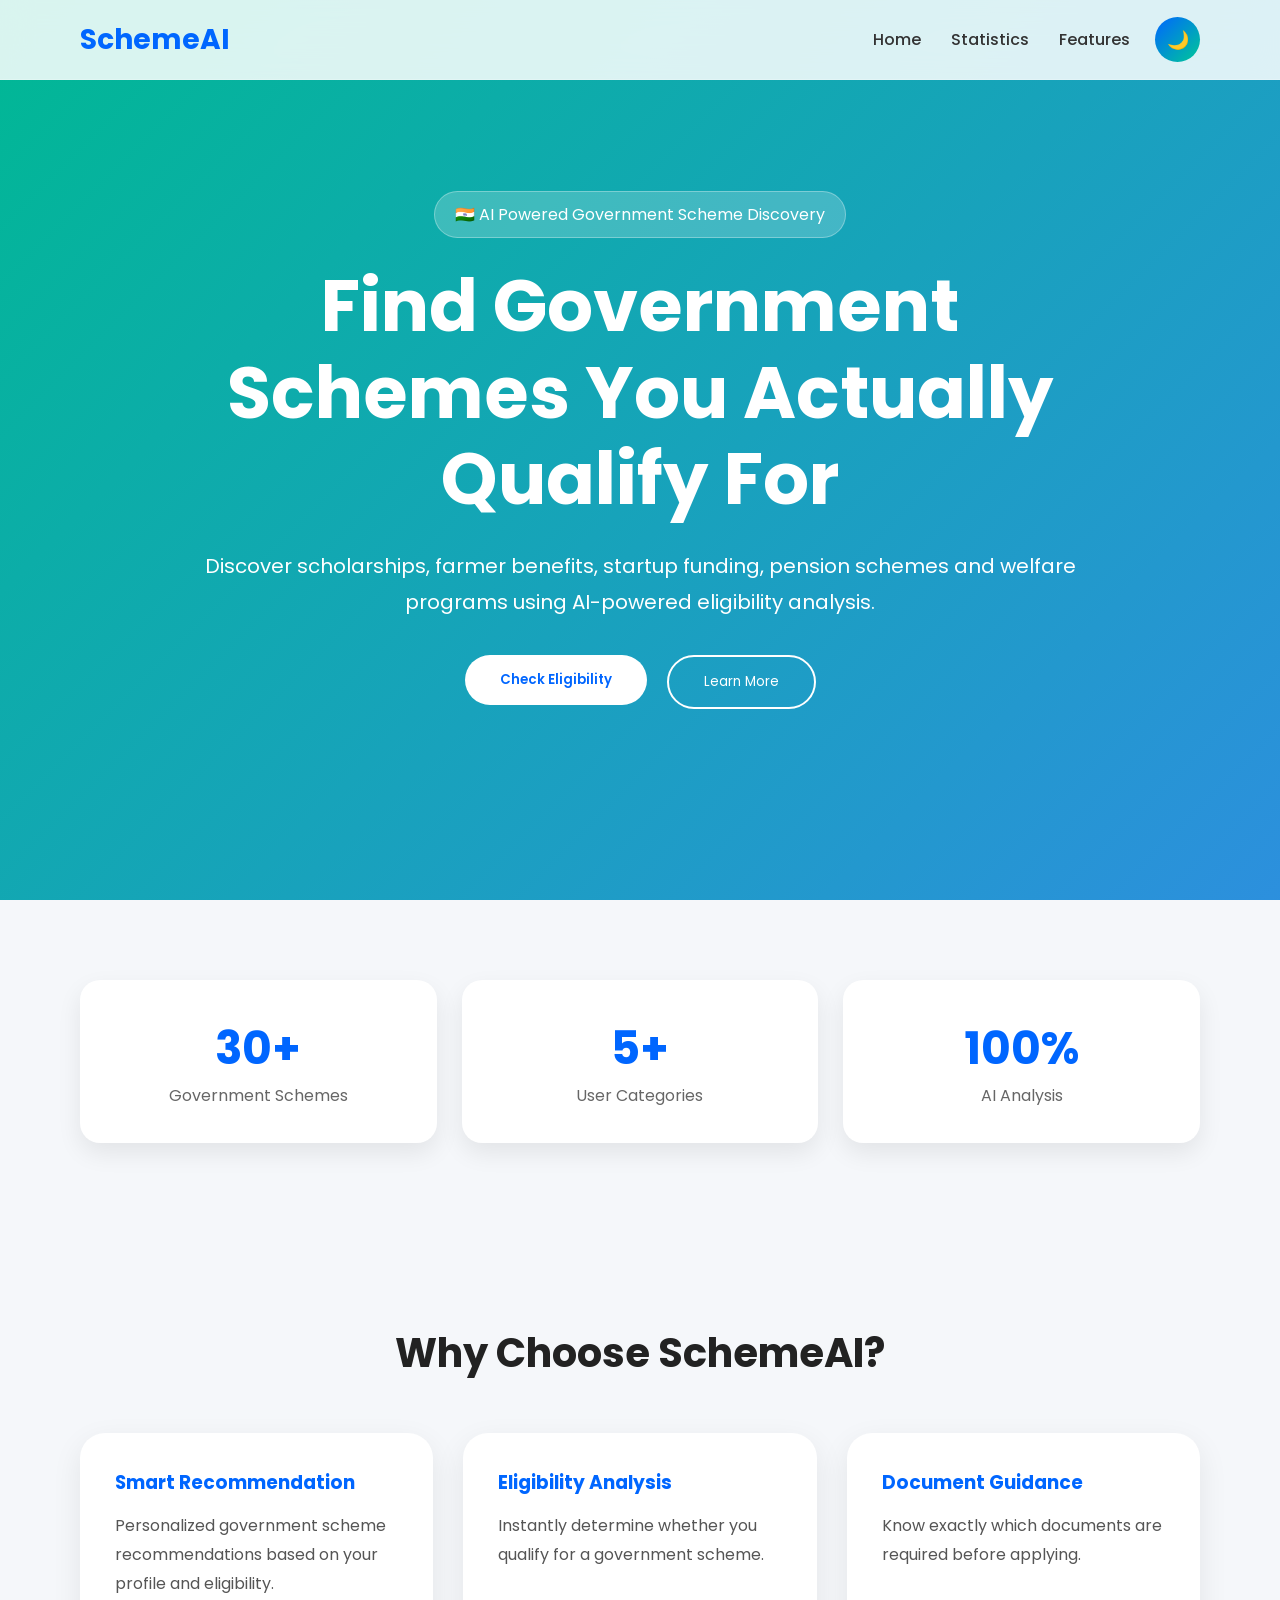
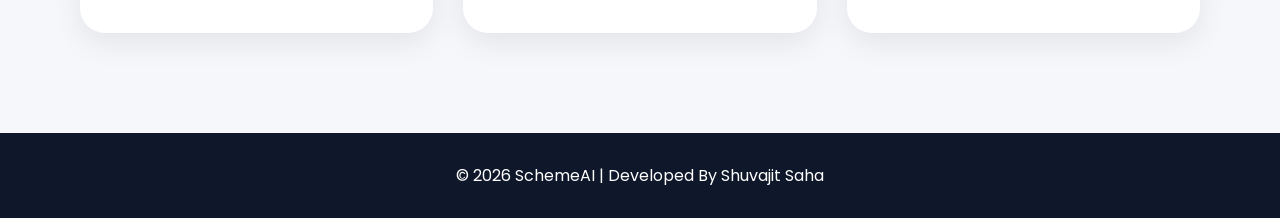
<file: templates/index.html>
<!DOCTYPE html>
<html lang="en">

<head>

    <meta charset="UTF-8">

    <meta name="viewport" content="width=device-width, initial-scale=1.0">

    <title>SchemeAI</title>

    <link rel="stylesheet" href="/static/css/index.css">

    <link rel="preconnect" href="https://fonts.googleapis.com">

    <link href="https://fonts.googleapis.com/css2?family=Poppins:wght@300;400;500;600;700&display=swap"
        rel="stylesheet">

</head>

<body>

    <!-- NAVBAR -->

    <nav class="navbar">

        <div class="logo">

            SchemeAI

        </div>

        <div class="nav-right">

            <ul class="nav-links">

                <li>
                    <a href="#home">
                        Home
                    </a>
                </li>

                <li>
                    <a href="#stats">
                        Statistics
                    </a>
                </li>

                <li>
                    <a href="#about">
                        Features
                    </a>
                </li>

            </ul>

            <button id="themeToggle" class="theme-toggle">

                🌙

            </button>

        </div>

    </nav>

    <!-- HERO SECTION -->

    <section class="hero" id="home">

        <div class="hero-content">

            <span class="tag">

                🇮🇳 AI Powered Government Scheme Discovery

            </span>

            <h1>

                Find Government Schemes
                You Actually Qualify For

            </h1>

            <p>

                Discover scholarships,
                farmer benefits,
                startup funding,
                pension schemes and
                welfare programs using
                AI-powered eligibility analysis.

            </p>

            <div class="hero-buttons">

                <a href="/eligibility">

                    <button class="hero-btn">

                        Check Eligibility

                    </button>

                </a>

                <a href="#about">

                    <button class="secondary-btn">

                        Learn More

                    </button>

                </a>

            </div>

        </div>

    </section>

    <!-- STATISTICS SECTION -->

    <section class="stats" id="stats">

        <div class="stat-card">

            <h2>
                30+
            </h2>

            <p>
                Government Schemes
            </p>

        </div>

        <div class="stat-card">

            <h2>
                5+
            </h2>

            <p>
                User Categories
            </p>

        </div>

        <div class="stat-card">

            <h2>
                100%
            </h2>

            <p>
                AI Analysis
            </p>

        </div>

    </section>

    <!-- FEATURES SECTION -->

    <section class="features" id="about">

        <h2>

            Why Choose SchemeAI?

        </h2>

        <div class="feature-container">

            <div class="feature-card">

                <h3>

                    Smart Recommendation

                </h3>

                <p>

                    Personalized government
                    scheme recommendations
                    based on your profile
                    and eligibility.

                </p>

            </div>

            <div class="feature-card">

                <h3>

                    Eligibility Analysis

                </h3>

                <p>

                    Instantly determine
                    whether you qualify
                    for a government scheme.

                </p>

            </div>

            <div class="feature-card">

                <h3>

                    Document Guidance

                </h3>

                <p>

                    Know exactly which
                    documents are required
                    before applying.

                </p>

            </div>

        </div>

    </section>

    <!-- FOOTER -->

    <footer>

        <p>

            © 2026 SchemeAI |
            Developed By Shuvajit Saha

        </p>

    </footer>

    <!-- DARK MODE SCRIPT -->

    <script src="/static/js/script.js"></script>

</body>

</html>
</file>
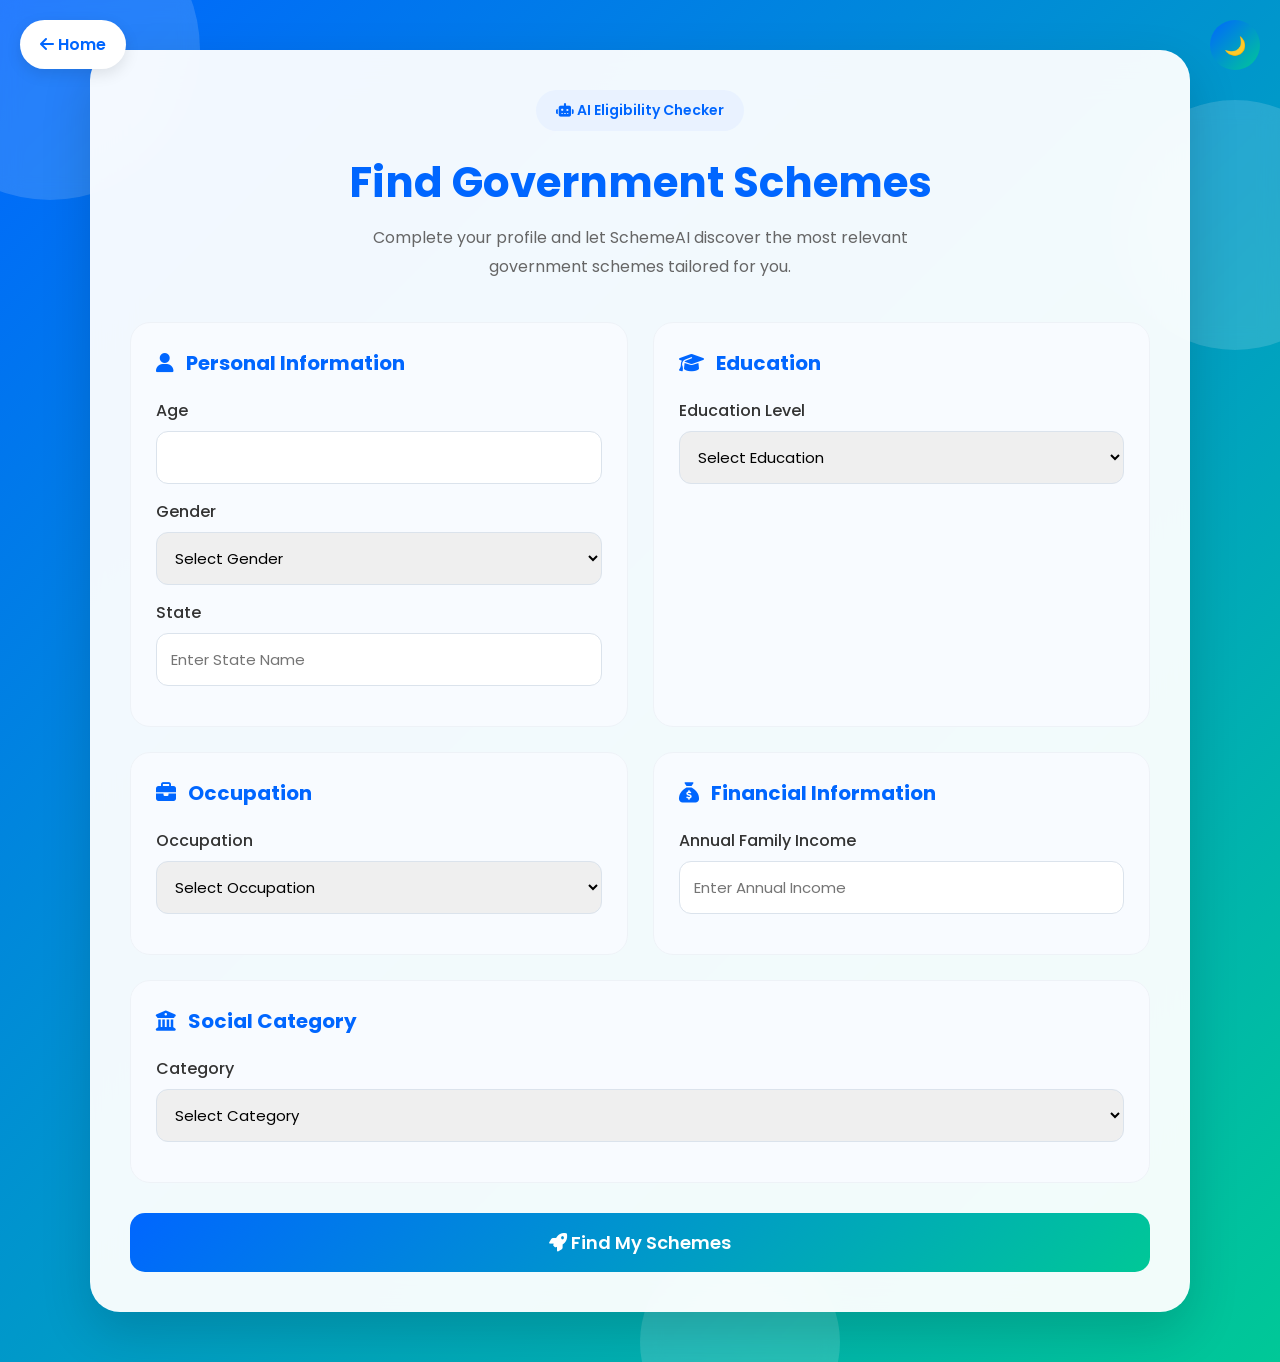
<file: templates/eligibility.html>
<!DOCTYPE html>
<html lang="en">

<head>

    <meta charset="UTF-8">

    <meta name="viewport" content="width=device-width, initial-scale=1.0">

    <title>
        Eligibility Check | SchemeAI
    </title>

    <link rel="stylesheet" href="/static/css/eligibility.css">

    <link rel="stylesheet" href="https://cdnjs.cloudflare.com/ajax/libs/font-awesome/6.5.0/css/all.min.css">

    <link rel="preconnect" href="https://fonts.googleapis.com">

    <link href="https://fonts.googleapis.com/css2?family=Poppins:wght@300;400;500;600;700&display=swap"
        rel="stylesheet">

</head>

<body>

    <!-- Theme Toggle -->

    <button id="themeToggle" class="theme-toggle">

        🌙

    </button>

    <!-- Back Button -->

    <a href="/" class="back-home">

        <i class="fa-solid fa-arrow-left"></i>

        Home

    </a>

    <!-- Background Shapes -->

    <div class="background-shapes">

        <div class="shape shape1"></div>

        <div class="shape shape2"></div>

        <div class="shape shape3"></div>

    </div>

    <div class="container">

        <div class="form-card">

            <!-- Header -->

            <div class="header">

                <span class="badge">

                    <i class="fa-solid fa-robot"></i>

                    AI Eligibility Checker

                </span>

                <h1>

                    Find Government Schemes

                </h1>

                <p>

                    Complete your profile and let
                    SchemeAI discover the most
                    relevant government schemes
                    tailored for you.

                </p>

            </div>

            <!-- Form -->

            <form action="/results" method="POST">

                <div class="grid">

                    <!-- Personal Information -->

                    <div class="section">

                        <h2>

                            <i class="fa-solid fa-user"></i>

                            Personal Information

                        </h2>

                        <div class="input-group">

                            <label>
                                Age
                            </label>

                            <input type="number" name="age" min="1" max="100" required>

                        </div>

                        <div class="input-group">

                            <label>
                                Gender
                            </label>

                            <select name="gender" required>

                                <option value="">
                                    Select Gender
                                </option>

                                <option>
                                    Male
                                </option>

                                <option>
                                    Female
                                </option>

                                <option>
                                    Other
                                </option>

                            </select>

                        </div>

                        <div class="input-group">

                            <label>
                                State
                            </label>

                            <input type="text" name="state" placeholder="Enter State Name" required>

                        </div>

                    </div>

                    <!-- Education -->

                    <div class="section">

                        <h2>

                            <i class="fa-solid fa-graduation-cap"></i>

                            Education

                        </h2>

                        <div class="input-group">

                            <label>
                                Education Level
                            </label>

                            <select name="education" required>

                                <option value="">
                                    Select Education
                                </option>

                                <option>
                                    School
                                </option>

                                <option>
                                    Diploma
                                </option>

                                <option>
                                    B.Tech
                                </option>

                                <option>
                                    BCA
                                </option>

                                <option>
                                    MCA
                                </option>

                                <option>
                                    M.Tech
                                </option>

                                <option>
                                    Graduate
                                </option>

                                <option>
                                    Post Graduate
                                </option>

                            </select>

                        </div>

                    </div>

                    <!-- Occupation -->

                    <div class="section">

                        <h2>

                            <i class="fa-solid fa-briefcase"></i>

                            Occupation

                        </h2>

                        <div class="input-group">

                            <label>
                                Occupation
                            </label>

                            <select name="occupation" required>

                                <option value="">
                                    Select Occupation
                                </option>

                                <option>
                                    Student
                                </option>

                                <option>
                                    Farmer
                                </option>

                                <option>
                                    Business
                                </option>

                                <option>
                                    Employee
                                </option>

                                <option>
                                    Unemployed
                                </option>

                            </select>

                        </div>

                    </div>

                    <!-- Financial Information -->

                    <div class="section">

                        <h2>

                            <i class="fa-solid fa-sack-dollar"></i>

                            Financial Information

                        </h2>

                        <div class="input-group">

                            <label>
                                Annual Family Income
                            </label>

                            <input type="number" name="income" placeholder="Enter Annual Income" required>

                        </div>

                    </div>

                    <!-- Social Category -->

                    <div class="section full-width">

                        <h2>

                            <i class="fa-solid fa-building-columns"></i>

                            Social Category

                        </h2>

                        <div class="input-group">

                            <label>
                                Category
                            </label>

                            <select name="category" required>

                                <option value="">
                                    Select Category
                                </option>

                                <option>
                                    General
                                </option>

                                <option>
                                    OBC
                                </option>

                                <option>
                                    SC
                                </option>

                                <option>
                                    ST
                                </option>

                                <option>
                                    EWS
                                </option>

                            </select>

                        </div>

                    </div>

                </div>

                <!-- Submit Button -->

                <button type="submit" class="submit-btn">

                    <i class="fa-solid fa-rocket"></i>

                    Find My Schemes

                </button>

            </form>

        </div>

    </div>

    <!-- Dark Mode Script -->

    <script src="/static/js/script.js"></script>

</body>

</html>
</file>
<file: static/css/index.css>
* {
    margin: 0;
    padding: 0;
    box-sizing: border-box;
    font-family: 'Poppins', sans-serif;
}

html {
    scroll-behavior: smooth;
}

body {
    background: #f5f7fa;
    transition: .4s;
}

/* ==========================
   NAVBAR
========================== */

.navbar {

    position: fixed;

    top: 0;

    width: 100%;

    height: 80px;

    display: flex;

    justify-content: space-between;

    align-items: center;

    padding: 0 80px;

    backdrop-filter: blur(15px);

    background: rgba(255, 255, 255, .85);

    border-bottom:
        1px solid rgba(255, 255, 255, .2);

    z-index: 1000;
}

.logo {

    font-size: 28px;

    font-weight: 700;

    color: #0066ff;
}

.nav-right {

    display: flex;

    align-items: center;

    gap: 25px;
}

.nav-links {

    display: flex;

    list-style: none;

    gap: 30px;
}

.nav-links a {

    text-decoration: none;

    color: #333;

    font-weight: 500;

    transition: .3s;
}

.nav-links a:hover {

    color: #0066ff;
}

/* ==========================
   DARK MODE BUTTON
========================== */

.theme-toggle {

    width: 45px;

    height: 45px;

    border: none;

    border-radius: 50%;

    background:
        linear-gradient(135deg,
            #0066ff,
            #00c897);

    color: white;

    font-size: 18px;

    cursor: pointer;

    transition: .3s;
}

.theme-toggle:hover {

    transform: scale(1.1);
}

/* ==========================
   HERO
========================== */

.hero {

    min-height: 100vh;

    display: flex;

    justify-content: center;

    align-items: center;

    text-align: center;

    color: white;

    padding: 100px 20px;

    background:
        linear-gradient(-45deg,
            #0066ff,
            #00c897,
            #3b82f6,
            #00b894);

    background-size: 400% 400%;

    animation:
        gradientMove 10s ease infinite;
}

@keyframes gradientMove {

    0% {
        background-position: 0% 50%;
    }

    50% {
        background-position: 100% 50%;
    }

    100% {
        background-position: 0% 50%;
    }
}

.hero-content {

    max-width: 900px;
}

.tag {

    display: inline-block;

    padding: 10px 20px;

    border-radius: 50px;

    margin-bottom: 25px;

    background:
        rgba(255, 255, 255, .2);

    border:
        1px solid rgba(255, 255, 255, .3);
}

.hero-content h1 {

    font-size: 72px;

    line-height: 1.2;

    margin-bottom: 25px;
}

.hero-content p {

    font-size: 20px;

    line-height: 1.8;

    margin-bottom: 35px;
}

.hero-buttons {

    display: flex;

    justify-content: center;

    gap: 20px;
}

.hero-btn {

    padding: 15px 35px;

    border: none;

    border-radius: 50px;

    background: white;

    color: #0066ff;

    font-weight: 600;

    cursor: pointer;

    transition: .3s;
}

.hero-btn:hover {

    transform: translateY(-5px);
}

.secondary-btn {

    padding: 15px 35px;

    border-radius: 50px;

    border: 2px solid white;

    background: transparent;

    color: white;

    cursor: pointer;

    transition: .3s;
}

.secondary-btn:hover {

    background: white;

    color: #0066ff;
}

/* ==========================
   STATS
========================== */

.stats {

    padding: 80px;

    display: grid;

    grid-template-columns:
        repeat(auto-fit, minmax(250px, 1fr));

    gap: 25px;
}

.stat-card {

    background: white;

    padding: 35px;

    border-radius: 20px;

    text-align: center;

    box-shadow:
        0 10px 25px rgba(0, 0, 0, .08);

    transition: .3s;
}

.stat-card:hover {

    transform: translateY(-8px);
}

.stat-card h2 {

    color: #0066ff;

    font-size: 45px;
}

.stat-card p {

    color: #666;
}

/* ==========================
   FEATURES
========================== */

.features {

    padding: 100px 80px;
}

.features h2 {

    text-align: center;

    font-size: 40px;

    margin-bottom: 50px;

    color: #222;
}

.feature-container {

    display: grid;

    grid-template-columns:
        repeat(auto-fit, minmax(280px, 1fr));

    gap: 30px;
}

.feature-card {

    background: white;

    padding: 35px;

    border-radius: 25px;

    box-shadow:
        0 10px 30px rgba(0, 0, 0, .08);

    transition: .3s;
}

.feature-card:hover {

    transform:
        translateY(-10px) scale(1.03);
}

.feature-card h3 {

    color: #0066ff;

    margin-bottom: 15px;
}

.feature-card p {

    color: #555;

    line-height: 1.8;
}

/* ==========================
   FOOTER
========================== */

footer {

    background: #0f172a;

    color: white;

    text-align: center;

    padding: 30px;
}

/* ==========================
   DARK MODE
========================== */

body.dark {

    background: #0f172a;
}

body.dark .navbar {

    background: #1e293b;
}

body.dark .logo {

    color: white;
}

body.dark .nav-links a {

    color: #e2e8f0;
}

body.dark .stats {

    background: #111827;
}

body.dark .stat-card {

    background: #1e293b;

    color: white;
}

body.dark .stat-card p {

    color: #cbd5e1;
}

body.dark .features {

    background: #0f172a;
}

body.dark .features h2 {

    color: white;
}

body.dark .feature-card {

    background: #1e293b;
}

body.dark .feature-card h3 {

    color: #60a5fa;
}

body.dark .feature-card p {

    color: #cbd5e1;
}

body.dark footer {

    background: #020617;
}

/* ==========================
   RESPONSIVE
========================== */

@media(max-width:768px) {

    .navbar {

        padding: 0 20px;
    }

    .nav-links {

        display: none;
    }

    .hero-content h1 {

        font-size: 40px;
    }

    .hero-content p {

        font-size: 16px;
    }

    .hero-buttons {

        flex-direction: column;
    }

    .stats {

        padding: 40px 20px;
    }

    .features {

        padding: 60px 20px;
    }
}
</file>
<file: static/css/eligibility.css>
* {
    margin: 0;
    padding: 0;
    box-sizing: border-box;
    font-family: 'Poppins', sans-serif;
}

body {

    min-height: 100vh;

    background:
        linear-gradient(135deg,
            #0066ff,
            #00c897);

    display: flex;

    justify-content: center;

    align-items: center;

    padding: 50px 20px;

    overflow-x: hidden;

    position: relative;

    transition: .4s;
}

/* ==========================
   THEME TOGGLE
========================== */

.theme-toggle {

    position: fixed;

    top: 20px;

    right: 20px;

    width: 50px;

    height: 50px;

    border: none;

    border-radius: 50%;

    background:
        linear-gradient(135deg,
            #0066ff,
            #00c897);

    color: white;

    font-size: 18px;

    cursor: pointer;

    z-index: 1000;

    transition: .3s;
}

.theme-toggle:hover {

    transform: scale(1.1);
}

/* ==========================
   BACK BUTTON
========================== */

.back-home {

    position: fixed;

    top: 20px;

    left: 20px;

    padding: 12px 20px;

    background: white;

    color: #0066ff;

    text-decoration: none;

    border-radius: 50px;

    font-weight: 600;

    box-shadow:
        0 5px 15px rgba(0, 0, 0, .1);

    z-index: 1000;

    transition: .3s;
}

.back-home:hover {

    transform: translateY(-3px);
}

/* ==========================
   BACKGROUND SHAPES
========================== */

.background-shapes {

    position: absolute;

    width: 100%;

    height: 100%;

    overflow: hidden;
}

.shape {

    position: absolute;

    border-radius: 50%;

    background:
        rgba(255, 255, 255, .15);

    backdrop-filter: blur(10px);
}

.shape1 {

    width: 300px;
    height: 300px;

    top: -100px;
    left: -100px;
}

.shape2 {

    width: 250px;
    height: 250px;

    right: -80px;
    top: 100px;
}

.shape3 {

    width: 200px;
    height: 200px;

    bottom: -80px;
    left: 50%;
}

/* ==========================
   CONTAINER
========================== */

.container {

    width: 100%;

    max-width: 1100px;

    position: relative;

    z-index: 10;
}

.form-card {

    background:
        rgba(255, 255, 255, .95);

    backdrop-filter: blur(20px);

    padding: 40px;

    border-radius: 30px;

    box-shadow:
        0 20px 50px rgba(0, 0, 0, .15);

    transition: .3s;
}

.form-card:hover {

    transform: translateY(-3px);
}

/* ==========================
   HEADER
========================== */

.header {

    text-align: center;

    margin-bottom: 40px;
}

.badge {

    display: inline-block;

    background: #e9f2ff;

    color: #0066ff;

    padding: 10px 20px;

    border-radius: 50px;

    font-size: 14px;

    margin-bottom: 20px;

    font-weight: 600;
}

.header h1 {

    font-size: 42px;

    color: #0066ff;

    margin-bottom: 10px;
}

.header p {

    color: #666;

    max-width: 600px;

    margin: auto;

    line-height: 1.8;
}

/* ==========================
   GRID
========================== */

.grid {

    display: grid;

    grid-template-columns:
        repeat(2, 1fr);

    gap: 25px;
}

.full-width {

    grid-column: 1/3;
}

/* ==========================
   SECTIONS
========================== */

.section {

    background: #f8fbff;

    padding: 25px;

    border-radius: 20px;

    border: 1px solid #eef2f7;

    transition: .3s;
}

.section:hover {

    transform: translateY(-5px);
}

.section h2 {

    margin-bottom: 20px;

    color: #0066ff;

    font-size: 20px;
}

.section h2 i {

    margin-right: 8px;
}

/* ==========================
   INPUTS
========================== */

.input-group {

    margin-bottom: 15px;
}

.input-group label {

    display: block;

    margin-bottom: 8px;

    color: #333;

    font-weight: 500;
}

.input-group input,
.input-group select {

    width: 100%;

    padding: 14px;

    border: 1px solid #dbe3ec;

    border-radius: 12px;

    font-size: 15px;

    outline: none;

    transition: .3s;
}

.input-group input:focus,
.input-group select:focus {

    border-color: #0066ff;

    box-shadow:
        0 0 15px rgba(0, 102, 255, .15);
}

/* ==========================
   BUTTON
========================== */

.submit-btn {

    width: 100%;

    margin-top: 30px;

    padding: 16px;

    border: none;

    border-radius: 15px;

    background:
        linear-gradient(135deg,
            #0066ff,
            #00c897);

    color: white;

    font-size: 18px;

    font-weight: 600;

    cursor: pointer;

    transition: .3s;
}

.submit-btn:hover {

    transform: translateY(-3px);

    box-shadow:
        0 10px 25px rgba(0, 102, 255, .3);
}

/* ==========================
   DARK MODE
========================== */

body.dark {

    background:
        linear-gradient(135deg,
            #0f172a,
            #1e293b);
}

body.dark .form-card {

    background: #1e293b;
}

body.dark .header h1,
body.dark .header p,
body.dark .section h2,
body.dark label {

    color: white;
}

body.dark .section {

    background: #334155;

    border-color: #475569;
}

body.dark .input-group input,
body.dark .input-group select {

    background: #475569;

    color: white;

    border-color: #64748b;
}

body.dark .input-group input::placeholder {

    color: #cbd5e1;
}

body.dark .back-home {

    background: #1e293b;

    color: white;
}

body.dark .badge {

    background: #334155;

    color: #60a5fa;
}

/* ==========================
   RESPONSIVE
========================== */

@media(max-width:768px) {

    .grid {

        grid-template-columns: 1fr;
    }

    .full-width {

        grid-column: auto;
    }

    .header h1 {

        font-size: 32px;
    }

    .form-card {

        padding: 25px;
    }

    .theme-toggle {

        width: 45px;
        height: 45px;
    }

    .back-home {

        padding: 10px 16px;
    }
}
</file>
